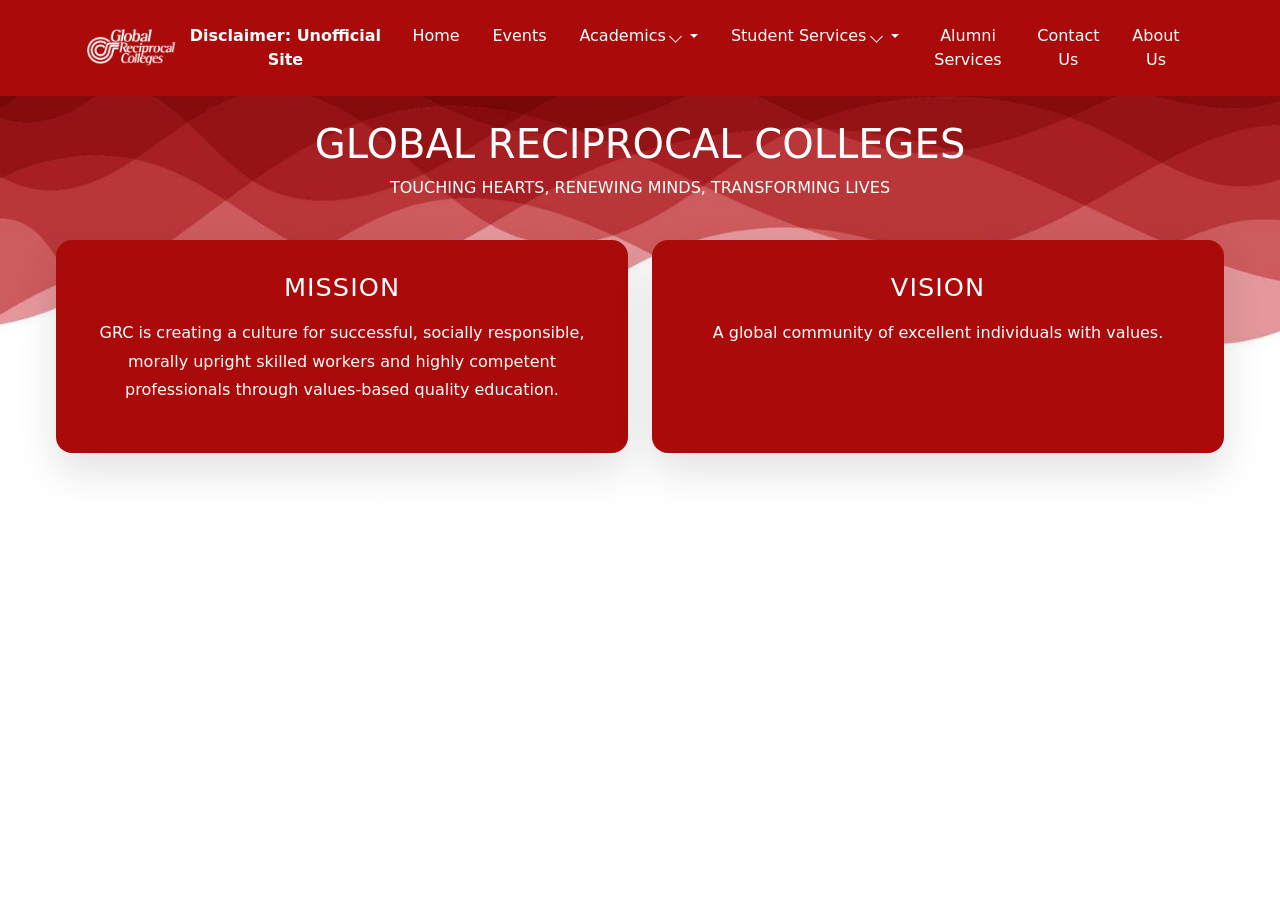
<file: index.html>
<!DOCTYPE html>
<html lang="en">
<head>
    <meta charset="UTF-8">
    <meta name="viewport" content="width=device-width, initial-scale=1.0">
    <link rel="icon" type="image/png" href="assets/grc_recovery_icon.png">
    <link rel="stylesheet" href="https://cdn.jsdelivr.net/npm/bootstrap@5.3.0/dist/css/bootstrap.min.css">
    <link rel="stylesheet" href="styles/root.css">
    <link rel="stylesheet" href="styles/mobile.css" media="(max-width: 992px)">
    <title>GRC | Home</title>
</head>
<body>
    <center>
    <!-- Placeholder where the navbar will load -->
    <div id="navbar-placeholder"></div>

    <div class="container mt-4">
        <h1>GLOBAL RECIPROCAL COLLEGES</h1>
        <p>TOUCHING HEARTS, RENEWING MINDS, TRANSFORMING LIVES</p>
    </div>

    <!-- MISSION and VISION flexbox of GRC -->
    <section class="mission-vision">
        <article class="mission-vision-card">
            <h2>MISSION</h2>
            <p>GRC is creating a culture for successful, socially responsible, morally upright skilled workers
and highly competent professionals through values-based quality education.</p>
        </article>
        <article class="mission-vision-card">
            <h2>VISION</h2>
            <p>A global community of excellent individuals with values.</p>
        </article>
    </section>
    </center>
    <!-- Login modal (hidden by default) -->
    <div id="login-modal" class="modal-overlay" aria-hidden="true">
        <div class="modal-card">
            <button class="modal-close" aria-label="Close login dialog">×</button>
            <h2>LOG-IN</h2>
            <form id="login-form">
                <label for="login-email">Registered Email:</label>
                <input id="login-email" type="email" placeholder="e.g juandelacruz@gmail.com" required>

                <label for="login-password">Password:</label>
                <input id="login-password" type="password" placeholder="Registered Password" required>

                <div class="login-actions">
                    <button type="submit" class="btn btn-primary">Log-in</button>
                    <a href="recovery.html" class="forgot-link">Forgot password?</a>
                </div>
                <div class="signup-prompt" style="text-align: center; margin-top: 10px;">
                    <p style="color: black;">Don't have an account? <a href="#">Sign Up</a></p>
                </div>
                <div id="login-error" class="login-error" role="alert" aria-live="assertive"></div>
                <div style="text-align:center; margin-top:8px;">
                    <button id="reset-default" type="button" class="btn btn-link" style="font-size:0.9rem; color: white;">Reset to Default</button>
                </div>
            </form>
        </div>
    </div>

    <p>E:jayiscotton@gmail.com P:HelloWorld@123 | Click the invisible button below sign-up to reset account.</p>
    <!-- Include the loading script -->
    <script src="components.js"></script>
</body>
</html>
</file>
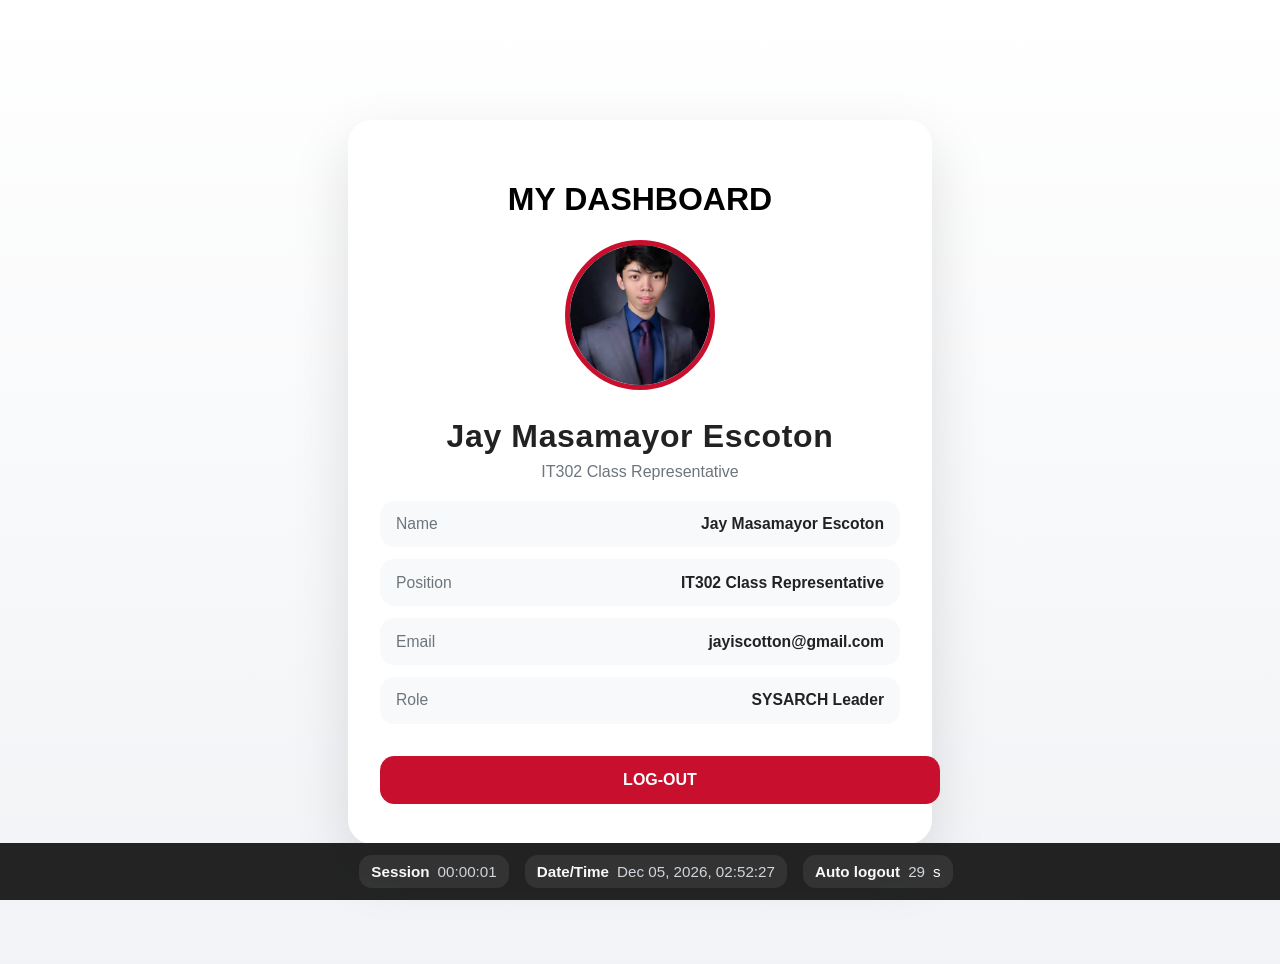
<file: dashboard.html>
<!DOCTYPE html>
<html lang="en">
<head>
    <meta charset="UTF-8">
    <meta name="viewport" content="width=device-width, initial-scale=1.0">
    <link rel="icon" type="image/png" href="assets/grc_recovery_icon.png">
    <link rel="stylesheet" href="styles/dashboard.css">
    <title>GRC | Dashboard</title>
</head>
<body>

    <div class="dashboard-container">
        
        <div class="dashboard-card">
            <h1 style="color: black;">MY DASHBOARD</h1>
            <img src="assets/Escoton_Jay_M.jpg" alt="Jay Masamayor Escoton" class="profile-photo">
            
            <h1 class="profile-name">Jay Masamayor Escoton</h1>
            <p class="profile-role">IT302 Class Representative</p>
            <div class="profile-info">
                <div class="info-row"><span>Name</span><strong>Jay Masamayor Escoton</strong></div>
                <div class="info-row"><span>Position</span><strong>IT302 Class Representative</strong></div>
                <div class="info-row"><span>Email</span><strong>jayiscotton@gmail.com</strong></div>
                <div class="info-row"><span>Role</span><strong>SYSARCH Leader</strong></div>
            </div>
            <a href="index.html" class="logout-button">LOG-OUT</a>
        </div>
    </div>

    <div class="debug-bar">
        <div class="debug-item"><strong>Session</strong><span id="session-timer">00:00:00</span></div>
        <div class="debug-item"><strong>Date/Time</strong><span id="current-datetime">--</span></div>
        <div class="debug-item"><strong>Auto logout</strong><span id="idle-timer">30</span>s</div>
    </div>
    <script src="dashboard.js"></script>
</body>
</html>
</file>
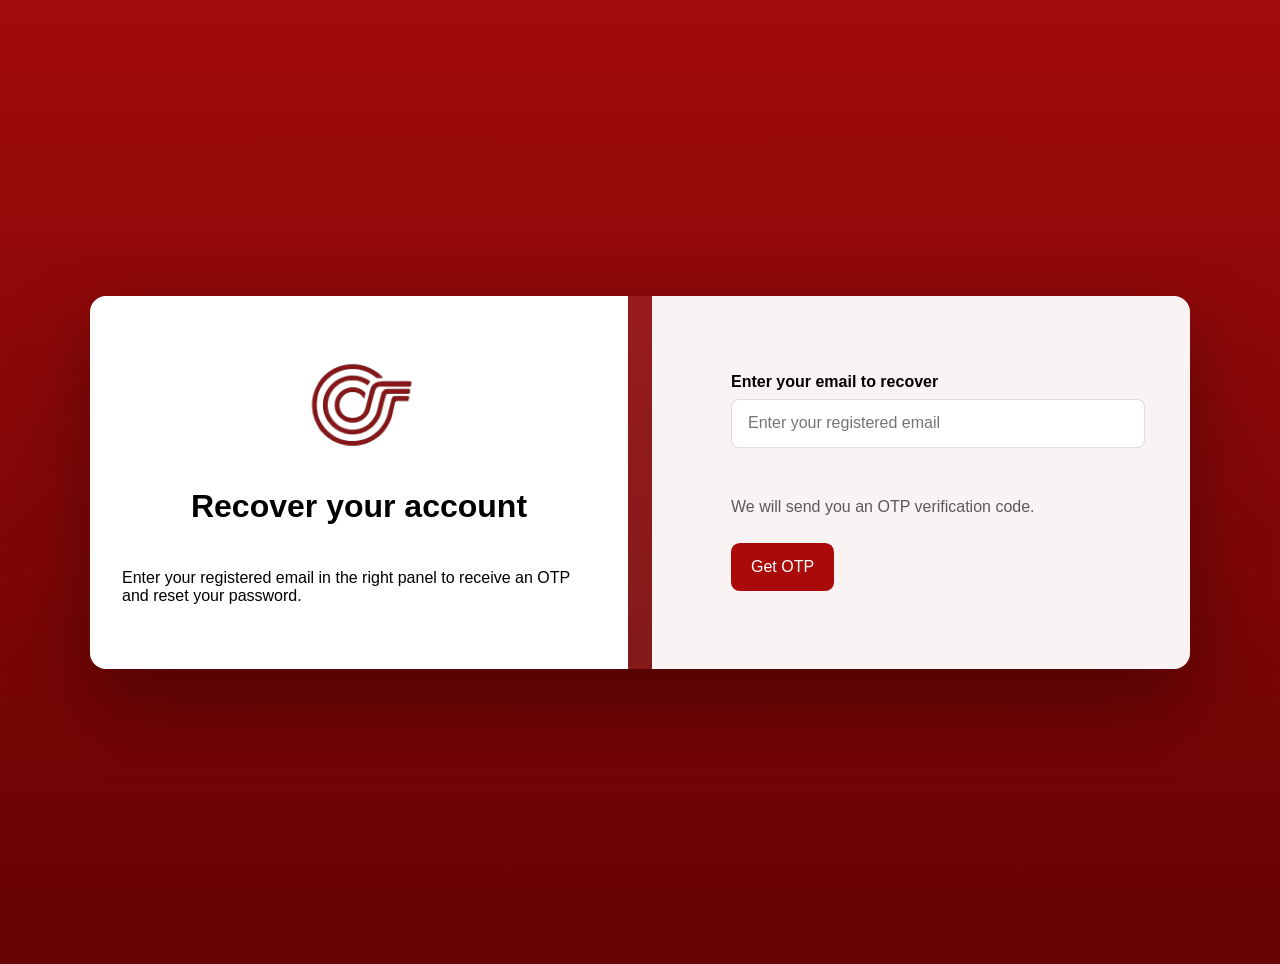
<file: recovery.html>
<!DOCTYPE html>
<html lang="en">
<head>
    <meta charset="UTF-8">
    <meta name="viewport" content="width=device-width, initial-scale=1.0">
    <link rel="icon" type="image/png" href="assets/grc_recovery_icon.png">
    <link rel="stylesheet" href="styles/recovery.css">
    <title>GRC | Recovery</title>
</head>
<body>
    <main class="recovery-page">
        <section class="recovery-card card-left">
            <img src="assets/grc_recovery_icon.png" alt="GRC Recovery Icon" class="recovery-icon">
            <h1>Recover your account</h1>
            <p>Enter your registered email in the right panel to receive an OTP and reset your password.</p>
        </section>
        <section class="recovery-card card-right">
            <form id="recovery-form" class="recovery-form">
                <label for="input-recovery-email">Enter your email to recover</label>
                <input id="input-recovery-email" type="email" placeholder="Enter your registered email" value="">
                <div id="email-error" class="form-error"></div>
                <p class="note">We will send you an OTP verification code.</p>
                <button id="get-otp" type="button" class="btn btn-primary">Get OTP</button>
            </form>
        </section>
    </main>

    <div id="otp-modal" class="modal-overlay" aria-hidden="true">
        <div class="modal-card">
            <button class="modal-close" aria-label="Close OTP dialog">×</button>
            <h2>Enter OTP</h2>
            <p id="otp-message">Enter the 6-digit OTP sent to your email.</p>
            <input id="otp-input" type="text" inputmode="numeric" maxlength="6" pattern="\d{6}" placeholder="Enter OTP" autocomplete="one-time-code">
            <button id="verify-otp" class="btn btn-primary">Verify OTP</button>
            <div id="otp-error" class="form-error"></div>
        </div>
    </div>

    <div id="password-modal" class="modal-overlay" aria-hidden="true">
        <div class="modal-card">
            <button class="modal-close" aria-label="Close password dialog">×</button>
            <h2>Create New Password</h2>
            <label for="new-password">New password</label>
            <input id="new-password" type="password" placeholder="Create new password">
            <p class="password-hint">Password must be at least 8 characters and include uppercase and lowercase letters, a number, and a special character. Do not include your email username.</p>
            <label for="confirm-password">Confirm password</label>
            <input id="confirm-password" type="password" placeholder="Confirm new password">
            <button id="change-password" class="btn btn-primary">Change Password</button>
            <div id="password-error" class="form-error"></div>
        </div>
    </div>

    <div id="success-modal" class="modal-overlay" aria-hidden="true">
        <div class="modal-card">
            <h2>Password Updated</h2>
            <p>Your password has been updated successfully.</p>
            <a href="index.html" class="btn btn-primary">Home</a>
        </div>
    </div>

    <script src="recovery.js"></script>
</body>
</html>
</file>
<file: styles/root.css>
:root {
    --navbar-bg-color: #ab0a0a;
    --grc-maroon: #400505;
    --grc-bright-red: #ff3131;
    --grc-unavailable-color: #737373;
    --grc-black: #000000;
    --grc-white: #ffffff;
    --grc-bg-img: url('../images/grc-bg.jpg');
}

/* General and common Styles */
body {
    background-image: url('../assets/background.jpg');
    background-size: cover;
    background-repeat: no-repeat;
    background-position: top center;

    color: var(--grc-white);
}

/* Desktop styles */
.grc-navbar {
    background: var(--navbar-bg-color);
    color: var(--grc-white);
    position: sticky;
    top: 0;
    z-index: 999;
}

.grc-navbar-inner {
    display: flex;
    align-items: center;
    justify-content: space-between;
    gap: 1rem;
    padding: 0.75rem 1rem;
}

.grc-navbar-brand {
    display: flex;
    align-items: center;
    gap: 0.75rem;
    color: var(--grc-white);
    text-decoration: none;
    font-weight: 700;
    font-size: 1rem;
}

.grc-navbar-logo {
    height: 40px;
    width: auto;
    display: block;
}

.grc-navbar-burger {
    display: none;
    border: none;
    background: transparent;
    cursor: pointer;
    padding: 0.35rem;
}

.grc-navbar-burger span {
    display: block;
    width: 26px;
    height: 3px;
    margin: 4px 0;
    background: var(--grc-white);
    border-radius: 2px;
}

.grc-navbar-menu {
    display: flex;
    align-items: center;
}

.grc-navbar-nav {
    display: flex;
    gap: 0.25rem;
    list-style: none;
    margin: 0;
    padding: 0;
}

.grc-navbar-nav li {
    position: relative;
}

.grc-navbar-nav a,
.grc-navbar-nav button {
    color: var(--grc-white);
    text-decoration: none;
    background: transparent;
    border: none;
    font: inherit;
    padding: 0.75rem 0.9rem;
    cursor: pointer;
    display: inline-flex;
    align-items: center;
    gap: 0.35rem;
}

.grc-navbar-nav a:hover,
.grc-navbar-nav button:hover {
    background: rgba(255,255,255,0.16);
}

.has-dropdown .dropdown-arrow {
    border: solid var(--grc-white);
    border-width: 0 1.5px 1.5px 0;
    display: inline-block;
    padding: 4px;
    transform: rotate(45deg);
}

.has-dropdown.expanded .dropdown-arrow {
    transform: rotate(-135deg);
}

.dropdown-menu {
    display: none;
    position: absolute;
    top: calc(100% + 0.1rem);
    left: 0;
    min-width: 240px;
    background: var(--grc-white);
    border-radius: 0.35rem;
    box-shadow: 0 12px 30px rgba(0,0,0,0.18);
    overflow: hidden;
    z-index: 10;
}

.dropdown-menu li a {
    display: block;
    color: var(--grc-maroon);
    padding: 0.75rem 1rem;
    text-decoration: none;
    background: var(--grc-white);
}

.dropdown-menu li a:hover {
    background: rgba(171,10,10,0.08);
}

/* Unavailable sub-options styling */
.dropdown-menu li a.unavailable {
    color: var(--grc-unavailable-color);
    cursor: not-allowed;
    pointer-events: none;
    opacity: 0.95;
}

.dropdown-menu li a.unavailable:hover {
    background: var(--grc-white);
}

.has-dropdown.expanded > .dropdown-menu {
    display: block;
}

.mission-vision {
    display: flex;
    gap: 1.5rem;
    justify-content: center;
    align-items: stretch;
    flex-wrap: wrap;
    margin: 2.5rem auto;
    max-width: 1200px;
    padding: 0 1rem;
}

.mission-vision-card {
    flex: 1 1 340px;
    min-width: 300px;
    background: var(--navbar-bg-color);
    border-radius: 1rem;
    box-shadow: 0 18px 40px rgba(0,0,0,0.12);
    border: none;
    padding: 2rem;
    color: var(--grc-white);
}

.mission-vision-card h2 {
    margin-bottom: 1rem;
    color: var(--grc-white);
    font-size: 1.6rem;
    letter-spacing: 0.04em;
}

.mission-vision-card p {
    line-height: 1.8;
    font-size: 1rem;
    color: var(--grc-white);
}

@media (min-width: 993px) {
    .has-dropdown:hover > .dropdown-menu {
        display: block;
    }
}

/* Login modal styles */
.modal-overlay {
    position: fixed;
    inset: 0;
    background: rgba(0,0,0,0.45);
    display: none;
    align-items: center;
    justify-content: center;
    z-index: 2000;
}

.modal-overlay.open {
    display: flex;
}

.modal-card {
    width: 420px;
    max-width: calc(100% - 2rem);
    background: var(--grc-white);
    border-radius: 0.5rem;
    padding: 1.5rem 1.25rem;
    box-shadow: 0 24px 60px rgba(0,0,0,0.35);
    position: relative;
}

.modal-card h2 {
    color: var(--navbar-bg-color);
    margin: 0 0 1rem 0;
    text-align: center;
}

.modal-close {
    position: absolute;
    top: 0.5rem;
    right: 0.5rem;
    background: transparent;
    border: none;
    font-size: 1.4rem;
    cursor: pointer;
}

.modal-card label {
    display: block;
    margin-top: 0.5rem;
    font-weight: 600;
    color: var(--grc-black);
}

.modal-card input {
    width: 100%;
    padding: 0.6rem 0.75rem;
    margin-top: 0.35rem;
    border: 1px solid rgba(0,0,0,0.12);
    border-radius: 0.25rem;
}

.login-actions {
    display: flex;
    align-items: center;
    gap: 0.75rem;
    margin-top: 1rem;
}

.forgot-link {
    margin-left: auto;
    font-size: 0.9rem;
    color: var(--grc-maroon);
}

.login-error {
    color: #8b0000;
    margin-top: 0.75rem;
    min-height: 1.2rem;
}
</file>
<file: styles/mobile.css>
.grc-navbar-inner {
    flex-wrap: wrap;
    align-items: center;
    position: relative;
}

.grc-navbar-burger {
    display: block;
    z-index: 1001;
}

.grc-navbar-menu {
    display: none !important;
    width: calc(100% - 2rem);
    flex-direction: column;
    background: var(--grc-white);
    position: absolute;
    left: 1rem;
    right: 1rem;
    top: 100%;
    padding: 0.75rem 0.5rem 0.5rem;
    box-shadow: 0 12px 24px rgba(0,0,0,0.14);
    border-bottom-left-radius: 0.75rem;
    border-bottom-right-radius: 0.75rem;
    z-index: 999;
}

.grc-navbar-menu.open {
    display: flex !important;
}

.grc-navbar-nav {
    flex-direction: column;
    gap: 0.125rem;
}

.grc-navbar-nav a,
.grc-navbar-nav button {
    width: 100%;
    padding: 1rem 0.85rem;
    justify-content: space-between;
    background: var(--grc-white);
    color: var(--grc-black);
    border-top: 1px solid rgba(0,0,0,0.08);
    text-align: left;
    touch-action: manipulation;
}

.grc-navbar-nav a:first-child,
.grc-navbar-nav button:first-child {
    border-top: 0;
}

.has-dropdown > .dropdown-menu {
    display: none !important;
}

.has-dropdown.expanded > .dropdown-menu {
    display: flex !important;
    flex-direction: column;
}

.has-dropdown.expanded > .dropdown-toggle {
    background: rgba(0,0,0,0.06);
}

.dropdown-menu {
    position: relative;
    top: 0;
    left: 0;
    box-shadow: none;
    border-radius: 0;
    background: var(--grc-white);
    margin: 0;
    overflow: hidden;
    display: none !important;
    flex-direction: column;
}

.dropdown-menu li a {
    color: var(--grc-black);
    padding: 1rem 0.85rem;
    padding-left: 1.75rem;
    border-top: 1px solid rgba(0,0,0,0.08);
    background: var(--grc-white);
}

.dropdown-menu li a:first-child {
    border-top: 0;
}

.grc-navbar-nav a:hover,
.grc-navbar-nav button:hover {
    background: transparent !important;
    color: var(--grc-black) !important;
}

.has-dropdown:hover > .dropdown-menu {
    display: none !important;
}

/* Unavailable sub-options on mobile */
.dropdown-menu li a.unavailable {
    color: var(--grc-unavailable-color);
    cursor: not-allowed;
    pointer-events: none;
    opacity: 0.95;
    background: var(--grc-white);
}

.mission-vision {
    flex-direction: column;
    gap: 1rem;
    margin: 1.5rem auto;
    max-width: calc(100% - 2rem);
}
</file>
<file: styles/dashboard.css>
body {
    margin: 0;
    font-family: 'Segoe UI', Tahoma, Geneva, Verdana, sans-serif;
    background: linear-gradient(180deg, #ffffff 0%, #f1f3f6 100%);
    color: #222;
}

.dashboard-container {
    min-height: 100vh;
    display: flex;
    align-items: center;
    justify-content: center;
    padding: 2rem;
}

.dashboard-card {
    width: min(100%, 520px);
    background: #fff;
    border-radius: 1.5rem;
    box-shadow: 0 24px 60px rgba(0, 0, 0, 0.12);
    padding: 2.5rem 2rem;
    text-align: center;
}

.profile-photo {
    width: 140px;
    height: 140px;
    object-fit: cover;
    border-radius: 50%;
    border: 5px solid #c8102e;
    margin: 0 auto 1.5rem;
}

.profile-name {
    margin: 0;
    font-size: 2rem;
    font-weight: 700;
    letter-spacing: 0.02em;
}

.profile-role {
    margin: 0.5rem 0 1.25rem;
    color: #6c757d;
    font-size: 1rem;
}

.profile-info {
    display: grid;
    gap: 0.75rem;
    margin-bottom: 2rem;
    text-align: left;
}

.info-row {
    display: flex;
    justify-content: space-between;
    padding: 0.9rem 1rem;
    background: #f8f9fa;
    border-radius: 0.9rem;
    font-size: 0.98rem;
}

.info-row span:first-child {
    color: #6c757d;
}

.logout-button {
    display: inline-flex;
    align-items: center;
    justify-content: center;
    width: 100%;
    padding: 0.95rem 1.25rem;
    border: none;
    border-radius: 0.9rem;
    background: #c8102e;
    color: #fff;
    font-size: 1rem;
    font-weight: 600;
    text-decoration: none;
    cursor: pointer;
}

.logout-button:hover {
    background: #a20a25;
}

@media (max-width: 560px) {
    .dashboard-card {
        padding: 1.75rem 1.25rem;
    }
    .profile-photo {
        width: 120px;
        height: 120px;
    }
    .info-row {
        flex-direction: column;
        text-align: left;
    }
}

.debug-bar {
    position: fixed;
    bottom: 0;
    left: 0;
    width: 100%;
    display: flex;
    justify-content: center;
    gap: 1rem;
    padding: 0.75rem 1rem;
    background: rgba(24, 24, 24, 0.95);
    color: #fff;
    font-size: 0.95rem;
    z-index: 1000;
}

.debug-item {
    display: flex;
    align-items: center;
    gap: 0.5rem;
    padding: 0.5rem 0.75rem;
    border-radius: 0.8rem;
    background: rgba(255, 255, 255, 0.08);
}

.debug-item strong {
    color: #f8f9fa;
}

.debug-item span {
    color: #d1d5db;
}

@media (max-width: 560px) {
    .debug-bar {
        flex-direction: column;
        align-items: stretch;
    }
}
</file>
<file: styles/recovery.css>
:root {
    --navbar-bg-color: #ab0a0a;
    --grc-white: #ffffff;
    --grc-black: #000000;
    --grc-unavailable-color: #737373;
    --card-radius: 1rem;
}

body {
    margin: 0;
    min-height: 100vh;
    font-family: Arial, sans-serif;
    background: linear-gradient(180deg, #a20b0b 0%, #660303 100%);
    color: var(--grc-black);
    display: flex;
    align-items: center;
    justify-content: center;
    padding: 2rem;
}

.recovery-page {
    display: flex;
    gap: 1.5rem;
    max-width: 1100px;
    width: 100%;
    background: rgba(255,255,255,0.08);
    border-radius: var(--card-radius);
    overflow: hidden;
    box-shadow: 0 30px 80px rgba(0,0,0,0.35);
}

.recovery-card {
    flex: 1 1 0;
    padding: 3rem 2rem;
    display: flex;
    flex-direction: column;
    align-items: center;
    justify-content: center;
}

.card-left {
    background: var(--grc-white);
    color: var(--grc-black);
}

.card-left .recovery-icon {
    max-width: 120px;
    margin-bottom: 1.5rem;
}

.card-left h1 {
    font-size: 2rem;
    margin: 0 0 1.75rem;
    text-align: center;
}

.email-form,
.recovery-form {
    width: 100%;
    max-width: 360px;
}

.email-form label,
.recovery-form label {
    display: block;
    margin-bottom: 0.5rem;
    font-weight: 700;
}

.email-form input,
.recovery-form input {
    width: 100%;
    padding: 0.9rem 1rem;
    border: 1px solid rgba(0,0,0,0.13);
    border-radius: 0.5rem;
    margin-bottom: 0.75rem;
    font-size: 1rem;
}

.card-right {
    background: rgba(255,255,255,0.95);
}

.recovery-form {
    width: 100%;
    max-width: 380px;
}

.recovery-form label {
    display: block;
    margin-bottom: 0.5rem;
    font-weight: 700;
}

.recovery-form input {
    width: 100%;
    padding: 0.9rem 1rem;
    border: 1px solid rgba(0,0,0,0.13);
    border-radius: 0.5rem;
    margin-bottom: 1rem;
    font-size: 1rem;
}

.note {
    margin: 0 0 1.5rem;
    color: #5a5a5a;
    line-height: 1.5;
}

.form-error {
    min-height: 1.2rem;
    color: #b22222;
    font-size: 0.95rem;
    margin-bottom: 0.75rem;
}

.btn {
    display: inline-flex;
    align-items: center;
    justify-content: center;
    padding: 0.95rem 1.25rem;
    font-size: 1rem;
    border: none;
    border-radius: 0.55rem;
    cursor: pointer;
    background: var(--navbar-bg-color);
    color: var(--grc-white);
}

.modal-overlay {
    position: fixed;
    inset: 0;
    display: none;
    align-items: center;
    justify-content: center;
    background: rgba(0,0,0,0.6);
    z-index: 999;
}

.modal-overlay.open {
    display: flex;
}

.modal-card {
    width: min(94%, 440px);
    background: var(--grc-white);
    padding: 2rem;
    border-radius: var(--card-radius);
    box-shadow: 0 22px 60px rgba(0,0,0,0.18);
    text-align: center;
    position: relative;
}

.modal-card h2 {
    margin-top: 0;
    color: var(--navbar-bg-color);
}

.modal-card p {
    margin: 1rem 0 1.5rem;
    color: #333;
}

.modal-card input {
    width: 100%;
    padding: 0.9rem 1rem;
    margin-bottom: 1rem;
    border: 1px solid rgba(0,0,0,0.13);
    border-radius: 0.45rem;
    font-size: 1rem;
}

.modal-close {
    position: absolute;
    top: 1rem;
    right: 1rem;
    background: transparent;
    border: none;
    font-size: 1.4rem;
    cursor: pointer;
}

.form-error {
    min-height: 1.2rem;
    color: #b22222;
    font-size: 0.95rem;
}

@media (max-width: 860px) {
    body {
        padding: 1rem;
    }

    .recovery-page {
        flex-direction: column;
    }

    .recovery-card {
        padding: 2rem 1.5rem;
    }

    .recovery-form {
        max-width: 100%;
    }
}
</file>
